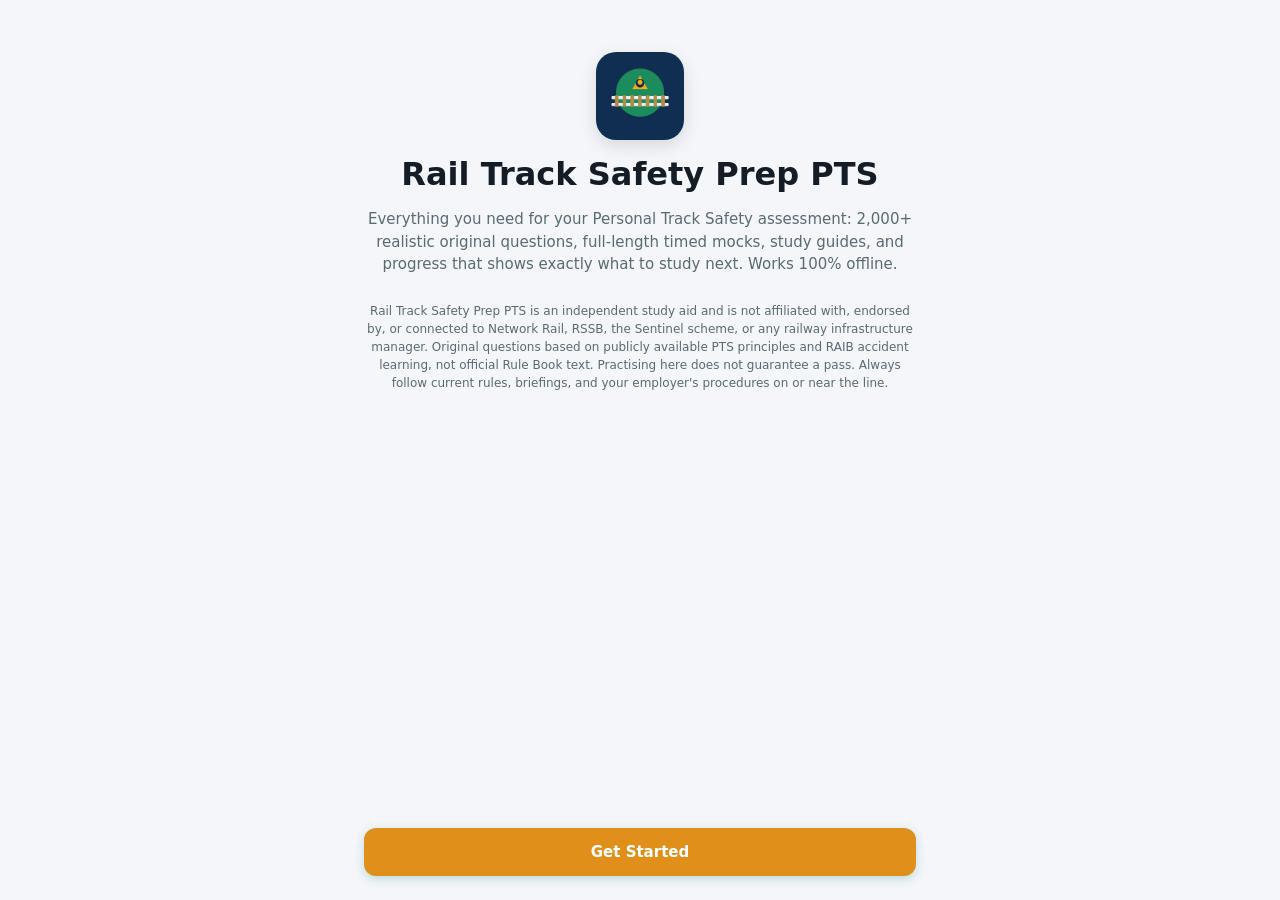
<file: index.html>
<!doctype html>
<html lang="en">
<head>
  <meta charset="utf-8">
  <meta name="viewport" content="width=device-width, initial-scale=1, viewport-fit=cover">
  <title>Rail Track Safety Prep PTS</title>
  <meta name="description" content="Personal Track Safety (PTS) exam prep: 2,000+ original questions across 15 topics, timed mock assessments, a study guide and progress tracking.">
  <meta name="theme-color" content="#0F2E52">
  <link rel="manifest" href="manifest.webmanifest">
  <link rel="icon" type="image/png" sizes="192x192" href="icons/icon-192.png">
  <link rel="apple-touch-icon" href="icons/icon-192.png">
  <link rel="stylesheet" href="styles.css">
</head>
<body>
  <div id="app" aria-live="polite"></div>
  <div id="modal-root"></div>
  <noscript>Rail Track Safety Prep PTS needs JavaScript enabled.</noscript>
  <script src="app.js" defer></script>
</body>
</html>
</file>
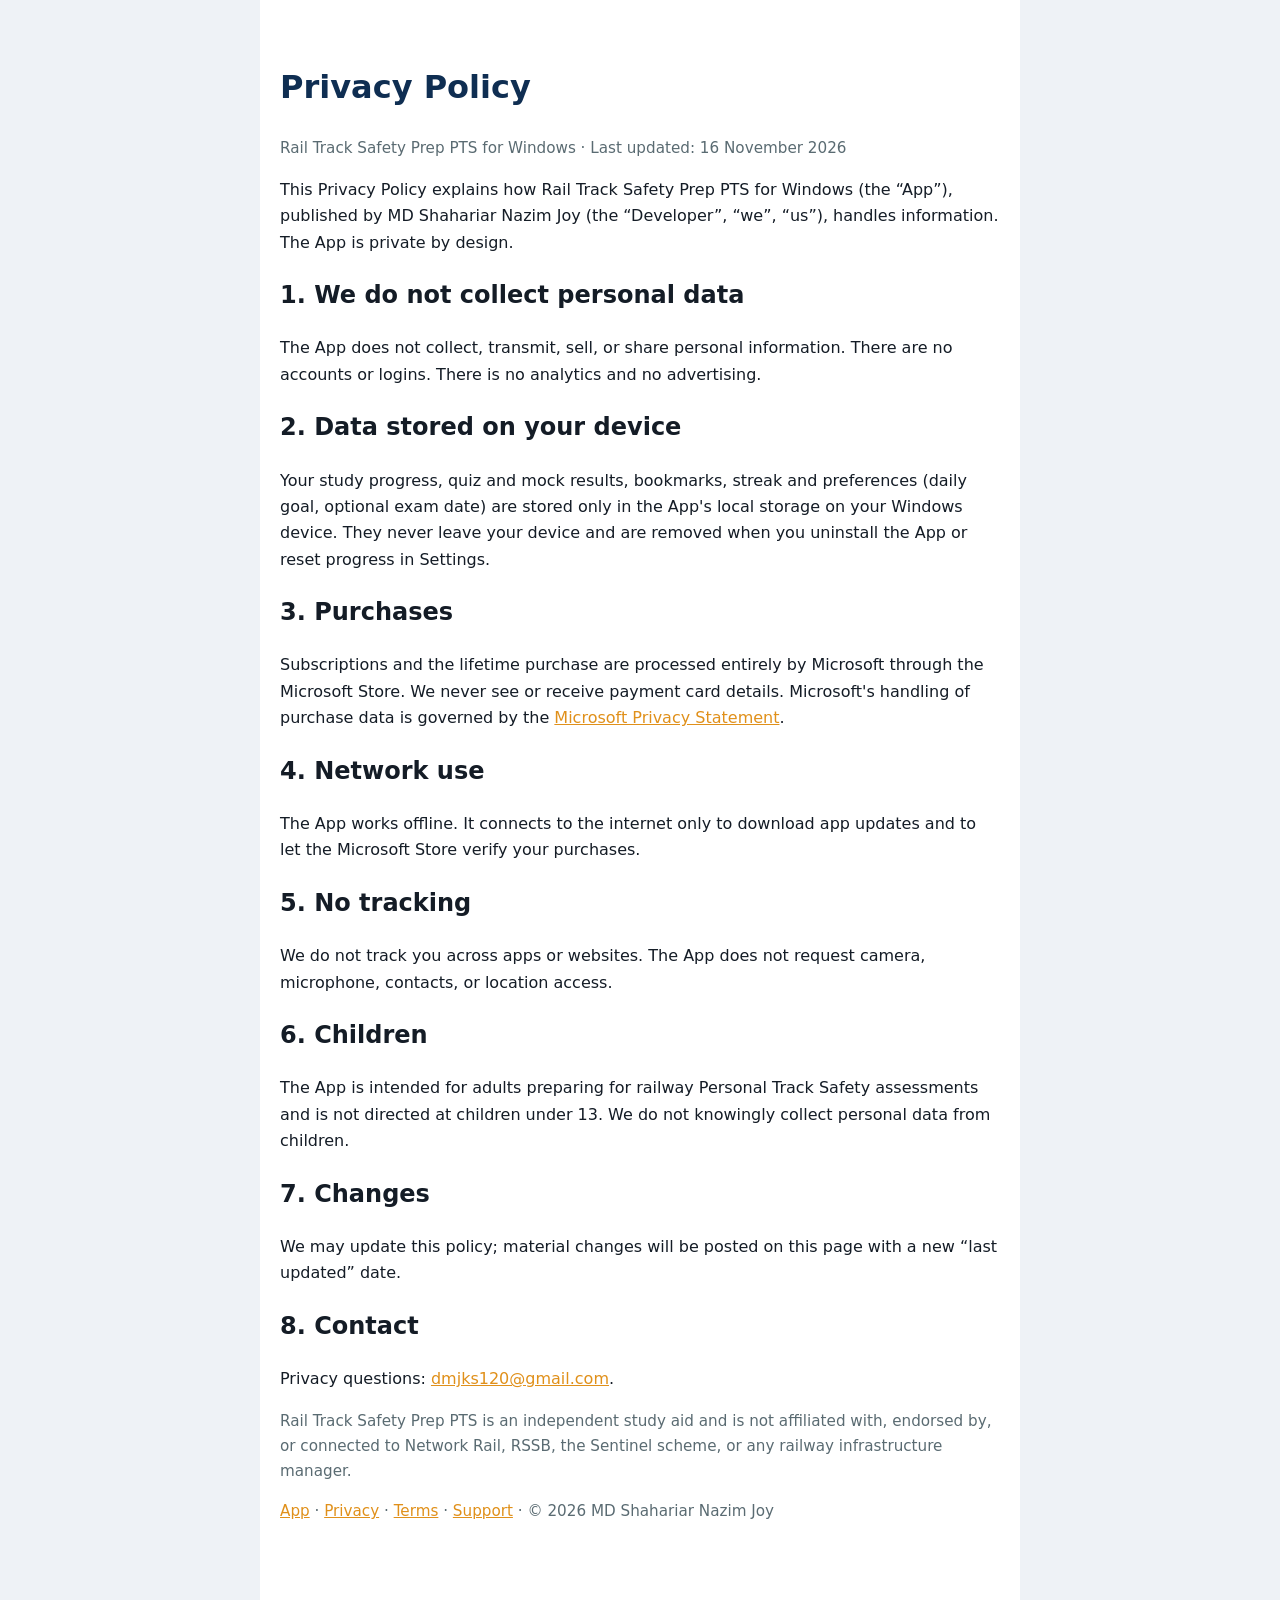
<file: privacy.html>
<!doctype html><html lang="en"><head><meta charset="utf-8"><meta name="viewport" content="width=device-width,initial-scale=1"><title>Privacy Policy · Rail Track Safety Prep PTS for Windows</title>
<style>:root{color-scheme:light dark}body{margin:0;font-family:"Segoe UI",system-ui,sans-serif;line-height:1.65;color:#141C26;background:#eef2f6}main{max-width:720px;margin:0 auto;padding:40px 20px 80px;background:#fff}h1{color:#0F2E52}a{color:#E0901A}.muted{color:#5a6b72;font-size:.95rem}
@media(prefers-color-scheme:dark){body{background:#0f1519;color:#e8eef2}main{background:#182127}h1{color:#7FA3CF}a{color:#F5B54A}.muted{color:#97a6ae}}</style></head><body><main>
<h1>Privacy Policy</h1><p class="muted">Rail Track Safety Prep PTS for Windows · Last updated: 16 November 2026</p>
<p>This Privacy Policy explains how Rail Track Safety Prep PTS for Windows (the “App”), published by MD Shahariar Nazim Joy (the “Developer”, “we”, “us”), handles information. The App is private by design.</p>
<h2>1. We do not collect personal data</h2><p>The App does not collect, transmit, sell, or share personal information. There are no accounts or logins. There is no analytics and no advertising.</p>
<h2>2. Data stored on your device</h2><p>Your study progress, quiz and mock results, bookmarks, streak and preferences (daily goal, optional exam date) are stored only in the App's local storage on your Windows device. They never leave your device and are removed when you uninstall the App or reset progress in Settings.</p>
<h2>3. Purchases</h2><p>Subscriptions and the lifetime purchase are processed entirely by Microsoft through the Microsoft Store. We never see or receive payment card details. Microsoft's handling of purchase data is governed by the <a href="https://privacy.microsoft.com/privacystatement">Microsoft Privacy Statement</a>.</p>
<h2>4. Network use</h2><p>The App works offline. It connects to the internet only to download app updates and to let the Microsoft Store verify your purchases.</p>
<h2>5. No tracking</h2><p>We do not track you across apps or websites. The App does not request camera, microphone, contacts, or location access.</p>
<h2>6. Children</h2><p>The App is intended for adults preparing for railway Personal Track Safety assessments and is not directed at children under 13. We do not knowingly collect personal data from children.</p>
<h2>7. Changes</h2><p>We may update this policy; material changes will be posted on this page with a new “last updated” date.</p>
<h2>8. Contact</h2><p>Privacy questions: <a href="mailto:dmjks120@gmail.com">dmjks120@gmail.com</a>.</p>
<p class="muted">Rail Track Safety Prep PTS is an independent study aid and is not affiliated with, endorsed by, or connected to Network Rail, RSSB, the Sentinel scheme, or any railway infrastructure manager.</p><p class="muted"><a href="./">App</a> · <a href="privacy.html">Privacy</a> · <a href="terms.html">Terms</a> · <a href="support.html">Support</a> · © 2026 MD Shahariar Nazim Joy</p></main></body></html>
</file>
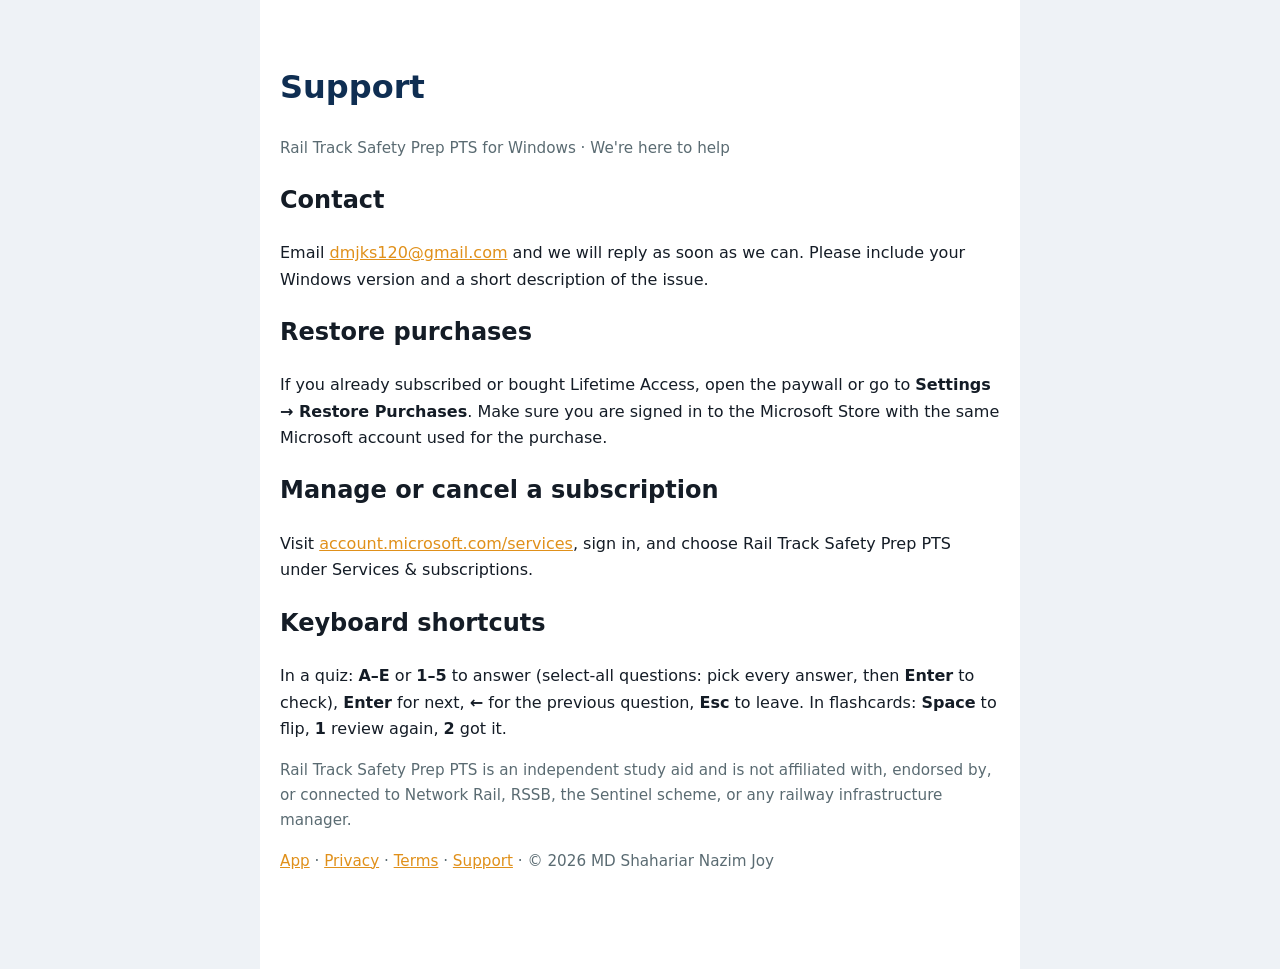
<file: support.html>
<!doctype html><html lang="en"><head><meta charset="utf-8"><meta name="viewport" content="width=device-width,initial-scale=1"><title>Support · Rail Track Safety Prep PTS for Windows</title>
<style>:root{color-scheme:light dark}body{margin:0;font-family:"Segoe UI",system-ui,sans-serif;line-height:1.65;color:#141C26;background:#eef2f6}main{max-width:720px;margin:0 auto;padding:40px 20px 80px;background:#fff}h1{color:#0F2E52}a{color:#E0901A}.muted{color:#5a6b72;font-size:.95rem}
@media(prefers-color-scheme:dark){body{background:#0f1519;color:#e8eef2}main{background:#182127}h1{color:#7FA3CF}a{color:#F5B54A}.muted{color:#97a6ae}}</style></head><body><main>
<h1>Support</h1><p class="muted">Rail Track Safety Prep PTS for Windows · We're here to help</p>
<h2>Contact</h2><p>Email <a href="mailto:dmjks120@gmail.com">dmjks120@gmail.com</a> and we will reply as soon as we can. Please include your Windows version and a short description of the issue.</p>
<h2>Restore purchases</h2><p>If you already subscribed or bought Lifetime Access, open the paywall or go to <b>Settings → Restore Purchases</b>. Make sure you are signed in to the Microsoft Store with the same Microsoft account used for the purchase.</p>
<h2>Manage or cancel a subscription</h2><p>Visit <a href="https://account.microsoft.com/services">account.microsoft.com/services</a>, sign in, and choose Rail Track Safety Prep PTS under Services &amp; subscriptions.</p>
<h2>Keyboard shortcuts</h2><p>In a quiz: <b>A–E</b> or <b>1–5</b> to answer (select-all questions: pick every answer, then <b>Enter</b> to check), <b>Enter</b> for next, <b>←</b> for the previous question, <b>Esc</b> to leave. In flashcards: <b>Space</b> to flip, <b>1</b> review again, <b>2</b> got it.</p>
<p class="muted">Rail Track Safety Prep PTS is an independent study aid and is not affiliated with, endorsed by, or connected to Network Rail, RSSB, the Sentinel scheme, or any railway infrastructure manager.</p><p class="muted"><a href="./">App</a> · <a href="privacy.html">Privacy</a> · <a href="terms.html">Terms</a> · <a href="support.html">Support</a> · © 2026 MD Shahariar Nazim Joy</p></main></body></html>
</file>
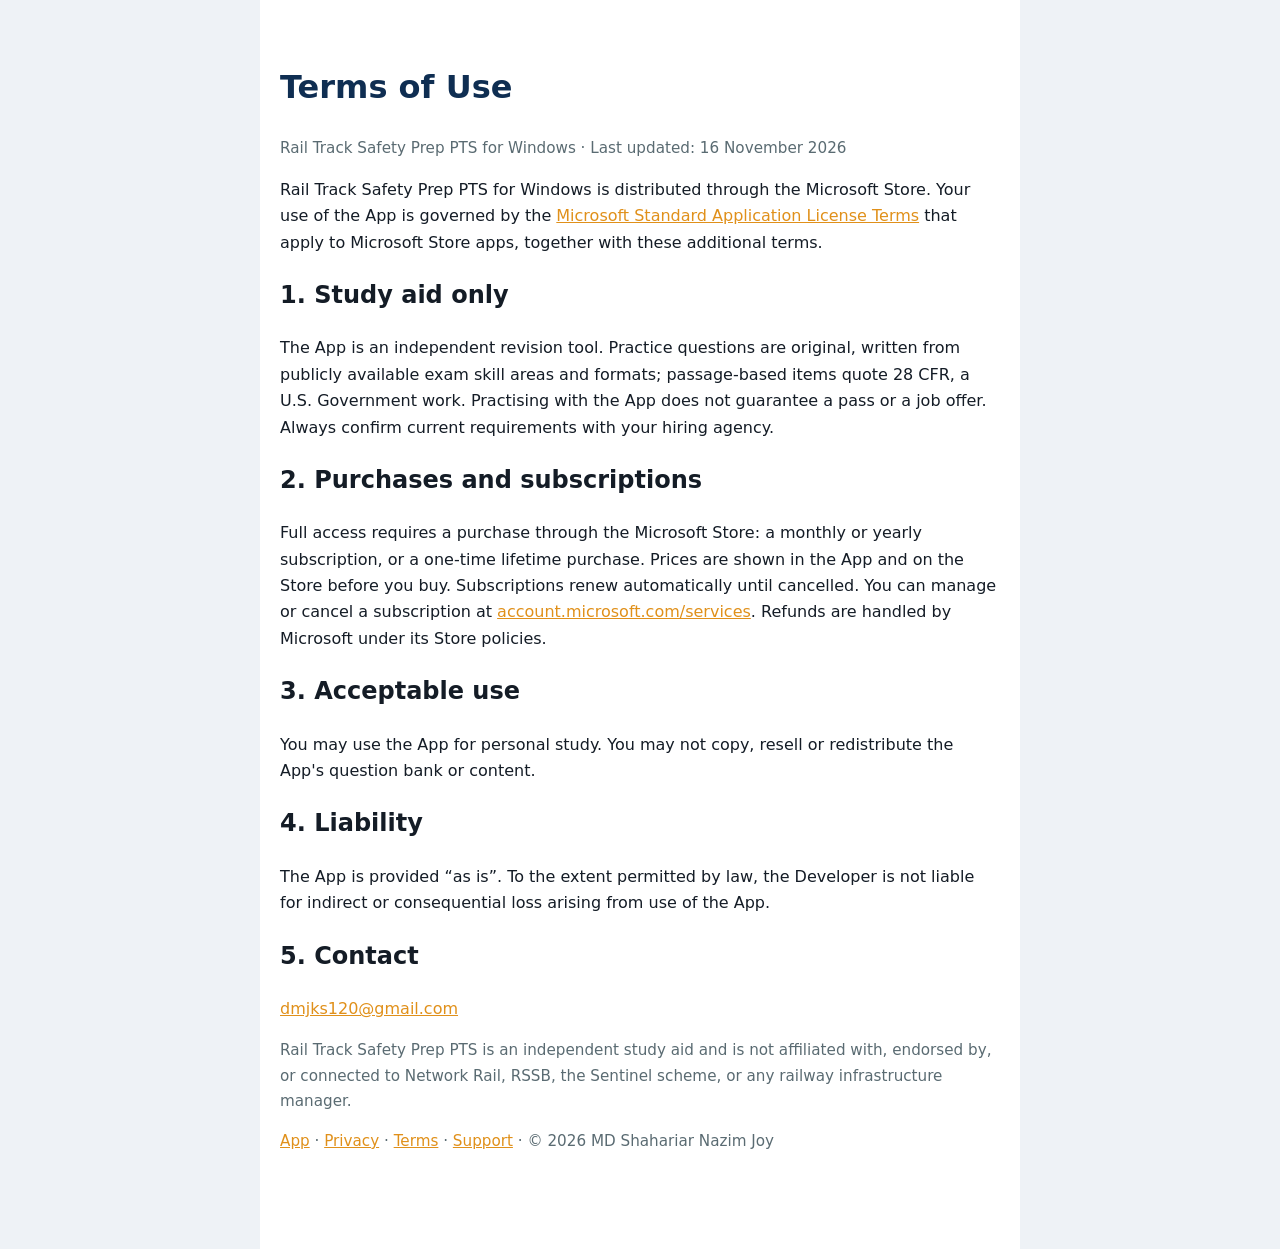
<file: terms.html>
<!doctype html><html lang="en"><head><meta charset="utf-8"><meta name="viewport" content="width=device-width,initial-scale=1"><title>Terms of Use · Rail Track Safety Prep PTS for Windows</title>
<style>:root{color-scheme:light dark}body{margin:0;font-family:"Segoe UI",system-ui,sans-serif;line-height:1.65;color:#141C26;background:#eef2f6}main{max-width:720px;margin:0 auto;padding:40px 20px 80px;background:#fff}h1{color:#0F2E52}a{color:#E0901A}.muted{color:#5a6b72;font-size:.95rem}
@media(prefers-color-scheme:dark){body{background:#0f1519;color:#e8eef2}main{background:#182127}h1{color:#7FA3CF}a{color:#F5B54A}.muted{color:#97a6ae}}</style></head><body><main>
<h1>Terms of Use</h1><p class="muted">Rail Track Safety Prep PTS for Windows · Last updated: 16 November 2026</p>
<p>Rail Track Safety Prep PTS for Windows is distributed through the Microsoft Store. Your use of the App is governed by the <a href="https://www.microsoft.com/en-us/legal/terms-of-use">Microsoft Standard Application License Terms</a> that apply to Microsoft Store apps, together with these additional terms.</p>
<h2>1. Study aid only</h2><p>The App is an independent revision tool. Practice questions are original, written from publicly available exam skill areas and formats; passage-based items quote 28 CFR, a U.S. Government work. Practising with the App does not guarantee a pass or a job offer. Always confirm current requirements with your hiring agency.</p>
<h2>2. Purchases and subscriptions</h2><p>Full access requires a purchase through the Microsoft Store: a monthly or yearly subscription, or a one-time lifetime purchase. Prices are shown in the App and on the Store before you buy. Subscriptions renew automatically until cancelled. You can manage or cancel a subscription at <a href="https://account.microsoft.com/services">account.microsoft.com/services</a>. Refunds are handled by Microsoft under its Store policies.</p>
<h2>3. Acceptable use</h2><p>You may use the App for personal study. You may not copy, resell or redistribute the App's question bank or content.</p>
<h2>4. Liability</h2><p>The App is provided “as is”. To the extent permitted by law, the Developer is not liable for indirect or consequential loss arising from use of the App.</p>
<h2>5. Contact</h2><p><a href="mailto:dmjks120@gmail.com">dmjks120@gmail.com</a></p>
<p class="muted">Rail Track Safety Prep PTS is an independent study aid and is not affiliated with, endorsed by, or connected to Network Rail, RSSB, the Sentinel scheme, or any railway infrastructure manager.</p><p class="muted"><a href="./">App</a> · <a href="privacy.html">Privacy</a> · <a href="terms.html">Terms</a> · <a href="support.html">Support</a> · © 2026 MD Shahariar Nazim Joy</p></main></body></html>
</file>
<file: styles.css>
/* Rail Track Safety Prep PTS visual identity: track navy + caution amber, adapted for Windows (Segoe UI, sidebar nav). */
:root {
  --blue: #0F2E52;
  --amber: #C98A1B;
  --green: #1E8C5A;
  --red: #BE323C;
  --accent: #E0901A;
  --bg: #F4F6F9;
  --card: #FFFFFF;
  --card-2: #F7F9FB;
  --text: #141C26;
  --muted: #5A6B72;
  --line: #D9E1E7;
  --track: #E6ECF0;
  --shadow: 0 1px 2px rgba(31, 58, 95, .06), 0 4px 14px rgba(31, 58, 95, .06);
  --radius: 14px;
  color-scheme: light;
}
@media (prefers-color-scheme: dark) {
  :root {
    --blue: #8FB3DA;
    --accent: #F5B54A;
    --green: #4AC88C;
    --amber: #F2BE4E;
    --red: #F06E78;
    --bg: #0F1519;
    --card: #182127;
    --card-2: #1E2930;
    --text: #E8EEF2;
    --muted: #97A6AE;
    --line: #2B3840;
    --track: #2B3840;
    --shadow: none;
    color-scheme: dark;
  }
}

* { box-sizing: border-box; }
html, body { margin: 0; height: 100%; }
body {
  font-family: "Segoe UI Variable Text", "Segoe UI", system-ui, -apple-system, sans-serif;
  background: var(--bg);
  color: var(--text);
  font-size: 15px;
  line-height: 1.5;
  -webkit-font-smoothing: antialiased;
}
button, input, select { font: inherit; color: inherit; }
button { cursor: pointer; }
a { color: var(--accent); }
h1, h2, h3 { font-family: "Segoe UI Variable Display", "Segoe UI", system-ui, sans-serif; margin: 0; line-height: 1.25; }
h1 { font-size: 28px; font-weight: 700; }
h2 { font-size: 22px; font-weight: 700; }
h3 { font-size: 16px; font-weight: 600; }
.muted { color: var(--muted); }
.small { font-size: 13px; }
.tiny { font-size: 12px; }
.center { text-align: center; }
.stack { display: flex; flex-direction: column; gap: 14px; }
.stack-sm { display: flex; flex-direction: column; gap: 8px; }
.row { display: flex; align-items: center; gap: 12px; }
.grow { flex: 1; min-width: 0; }
.grid-3 { display: grid; grid-template-columns: repeat(3, 1fr); gap: 12px; }
.grid-2 { display: grid; grid-template-columns: repeat(2, 1fr); gap: 12px; }
.hidden { display: none !important; }
:focus-visible { outline: 2px solid var(--accent); outline-offset: 2px; }

/* Layout */
.shell { display: flex; min-height: 100vh; }
.sidebar {
  width: 236px; flex: none; padding: 18px 12px; border-right: 1px solid var(--line);
  background: var(--card); position: sticky; top: 0; height: 100vh; display: flex; flex-direction: column; gap: 4px;
}
.brand { display: flex; align-items: center; gap: 10px; padding: 4px 10px 18px; }
.brand img { width: 36px; height: 36px; border-radius: 9px; }
.brand b { font-size: 14px; line-height: 1.2; }
.nav-item {
  display: flex; align-items: center; gap: 12px; padding: 10px 12px; border-radius: 8px;
  border: 0; background: none; text-align: left; width: 100%; color: var(--text); position: relative;
}
.nav-item:hover { background: var(--card-2); }
.nav-item.active { background: var(--card-2); font-weight: 600; }
.nav-item.active::before { content: ""; position: absolute; left: 0; top: 10px; bottom: 10px; width: 3px; border-radius: 3px; background: var(--accent); }
.nav-item svg { width: 20px; height: 20px; color: var(--accent); }
.main { flex: 1; min-width: 0; }
.content { max-width: 760px; margin: 0 auto; padding: 28px 24px 96px; }
.content.narrow { max-width: 600px; }
.page-head { display: flex; align-items: center; gap: 10px; margin-bottom: 18px; }
.back { border: 0; background: none; padding: 6px; border-radius: 8px; color: var(--muted); display: inline-flex; }
.back:hover { background: var(--card-2); }
.back svg { width: 20px; height: 20px; }
.tabbar { display: none; }

@media (max-width: 760px) {
  .sidebar { display: none; }
  .tabbar {
    display: flex; position: fixed; bottom: 0; left: 0; right: 0; background: var(--card);
    border-top: 1px solid var(--line); padding: 6px 4px calc(6px + env(safe-area-inset-bottom)); z-index: 10;
  }
  .tabbar button { flex: 1; border: 0; background: none; display: flex; flex-direction: column; align-items: center; gap: 2px; font-size: 11px; color: var(--muted); padding: 4px 0; }
  .tabbar button.active { color: var(--accent); font-weight: 600; }
  .tabbar svg { width: 22px; height: 22px; }
  .content { padding: 18px 16px 100px; }
  h1 { font-size: 24px; }
}

/* Cards & components */
.card { background: var(--card); border-radius: var(--radius); padding: 16px; box-shadow: var(--shadow); border: 1px solid var(--line); }
.card.flat { box-shadow: none; }
.list { background: var(--card); border-radius: var(--radius); border: 1px solid var(--line); overflow: hidden; box-shadow: var(--shadow); }
.list-head { font-size: 12px; font-weight: 600; text-transform: uppercase; letter-spacing: .04em; color: var(--muted); margin: 18px 4px 8px; }
.list-row {
  display: flex; align-items: center; gap: 14px; padding: 13px 16px; border: 0; background: none; width: 100%;
  text-align: left; border-bottom: 1px solid var(--line); text-decoration: none; color: var(--text);
}
.list-row:last-child { border-bottom: 0; }
button.list-row:hover, a.list-row:hover { background: var(--card-2); }
.list-row svg.ic { width: 20px; height: 20px; flex: none; }
.list-row .chev { width: 16px; height: 16px; color: var(--muted); flex: none; }
.list-foot { font-size: 12px; color: var(--muted); margin: 8px 4px 0; }

.btn {
  display: inline-flex; align-items: center; justify-content: center; gap: 8px; border: 0; border-radius: 12px;
  padding: 13px 18px; font-weight: 600; background: var(--accent); color: #fff; width: 100%; text-decoration: none;
  box-shadow: 0 3px 10px rgba(22, 140, 140, .25); transition: filter .15s, transform .05s;
}
.btn:hover { filter: brightness(1.06); }
.btn:active { transform: translateY(1px); }
.btn[disabled] { background: #9AA6AD; box-shadow: none; cursor: not-allowed; filter: none; }
.btn.secondary { background: var(--card-2); color: var(--text); border: 1px solid var(--line); box-shadow: none; }
.btn.secondary[disabled] { opacity: .5; }
.btn.navy { background: var(--blue); }
.btn.green { background: var(--green); }
.btn.amber { background: var(--amber); color: #2B1E00; }
.btn.red { background: var(--red); }
.btn.link { background: none; color: var(--accent); box-shadow: none; width: auto; padding: 8px; }
.btn.auto { width: auto; }
@media (prefers-color-scheme: dark) { .btn.navy { background: #183058; } }

.stat { text-align: center; padding: 14px 8px; }
.stat svg { width: 22px; height: 22px; }
.stat .v { font-size: 22px; font-weight: 700; font-variant-numeric: tabular-nums; }
.stat .l { font-size: 12px; color: var(--muted); }

.hero-card {
  border: 0; text-align: left; width: 100%; color: #fff; border-radius: 18px; padding: 20px;
  background: linear-gradient(135deg, #122648, #1C4664); box-shadow: 0 8px 24px rgba(18, 38, 72, .25);
}
.hero-card:hover { filter: brightness(1.05); }
.hero-card h3 { font-size: 18px; display: flex; align-items: center; gap: 8px; }
.hero-card svg { width: 22px; height: 22px; }
.hero-card p { margin: 6px 0 0; opacity: .9; }

.action {
  display: flex; align-items: center; gap: 14px; padding: 16px; border-radius: var(--radius); width: 100%;
  background: var(--card); border: 1px solid var(--line); text-align: left; box-shadow: var(--shadow);
}
.action:hover { background: var(--card-2); }
.action svg.ic { width: 26px; height: 26px; flex: none; }
.action .chev { width: 16px; height: 16px; color: var(--muted); }

.bar { height: 8px; border-radius: 6px; background: var(--track); overflow: hidden; }
.bar > i { display: block; height: 100%; border-radius: 6px; background: var(--accent); }
.progress-thin { height: 4px; border-radius: 4px; background: var(--track); overflow: hidden; }
.progress-thin > i { display: block; height: 100%; background: var(--blue); transition: width .2s; }

.ring { position: relative; width: 160px; height: 160px; margin: 0 auto; }
.ring svg { width: 100%; height: 100%; transform: rotate(-90deg); }
.ring .lbl { position: absolute; inset: 0; display: flex; flex-direction: column; align-items: center; justify-content: center; }
.ring .lbl b { font-size: 32px; font-variant-numeric: tabular-nums; }
.ring .lbl span { font-size: 12px; color: var(--muted); }

.badge { display: inline-block; font-size: 11px; font-weight: 700; color: #fff; background: var(--amber); padding: 2px 8px; border-radius: 99px; }

/* Selectable cards (onboarding) */
.select {
  display: flex; align-items: center; gap: 14px; padding: 15px; width: 100%; text-align: left;
  border-radius: 14px; border: 1px solid var(--line); background: var(--card);
}
.select:hover { border-color: var(--accent); }
.select.on { border: 2px solid var(--accent); background: color-mix(in srgb, var(--accent) 10%, var(--card)); padding: 14px; }
.select svg.ic { width: 26px; height: 26px; color: var(--accent); flex: none; }
.select .tick { width: 22px; height: 22px; flex: none; color: var(--line); }
.select.on .tick { color: var(--accent); }
.steps { display: flex; gap: 4px; }
.steps i { flex: 1; height: 4px; border-radius: 4px; background: var(--track); }
.steps i.on { background: var(--accent); }
.goal-pick { display: grid; grid-template-columns: repeat(4, 1fr); gap: 10px; }
.goal-pick button { padding: 14px 0; border-radius: 10px; border: 1px solid var(--line); background: var(--card); font-weight: 600; }
.goal-pick button.on { background: var(--accent); color: #fff; border-color: var(--accent); }

/* Quiz */
.quiz-top { position: sticky; top: 0; z-index: 5; background: color-mix(in srgb, var(--bg) 88%, transparent); backdrop-filter: blur(12px); border-bottom: 1px solid var(--line); }
.quiz-top .inner { max-width: 760px; margin: 0 auto; padding: 12px 24px 10px; }
.quiz-bottom { position: sticky; bottom: 0; background: color-mix(in srgb, var(--bg) 88%, transparent); backdrop-filter: blur(12px); border-top: 1px solid var(--line); }
.quiz-bottom .inner { max-width: 760px; margin: 0 auto; padding: 14px 24px; display: flex; gap: 12px; }
.icon-btn { border: 0; background: none; padding: 6px; border-radius: 8px; color: var(--muted); display: inline-flex; }
.icon-btn:hover { background: var(--card-2); }
.icon-btn svg { width: 22px; height: 22px; }
.timer { font-weight: 600; font-variant-numeric: tabular-nums; display: inline-flex; align-items: center; gap: 6px; }
.timer svg { width: 18px; height: 18px; }
.timer.low { color: var(--red); }
.topic-tag { font-size: 12px; font-weight: 700; letter-spacing: .05em; color: var(--blue); text-transform: uppercase; }
.stem { font-size: 19px; font-weight: 600; margin: 6px 0 4px; }
.option {
  display: flex; align-items: flex-start; gap: 12px; width: 100%; text-align: left; padding: 14px;
  border-radius: 14px; border: 1.5px solid var(--line); background: var(--card);
}
.option:hover:not([disabled]) { border-color: var(--accent); }
.option .ltr { width: 28px; height: 28px; border-radius: 50%; background: var(--track); display: flex; align-items: center; justify-content: center; font-weight: 700; font-size: 13px; flex: none; }
.option .txt { flex: 1; padding-top: 3px; }
.option svg { width: 22px; height: 22px; flex: none; margin-top: 3px; }
.option.selected { border-color: var(--blue); background: color-mix(in srgb, var(--blue) 12%, var(--card)); }
.option.selected .ltr { background: var(--blue); color: #fff; }
.option.correct { border-color: var(--green); background: color-mix(in srgb, var(--green) 14%, var(--card)); }
.option.correct .ltr { background: var(--green); color: #fff; }
.option.correct svg { color: var(--green); }
.option.wrong { border-color: var(--red); background: color-mix(in srgb, var(--red) 14%, var(--card)); }
.option.wrong .ltr { background: var(--red); color: #fff; }
.option.wrong svg { color: var(--red); }
.option[disabled] { cursor: default; }
.kbd { font-size: 11px; border: 1px solid var(--line); border-radius: 4px; padding: 0 5px; color: var(--muted); }
.flag-btn { border: 1px solid var(--line); background: var(--card); border-radius: 12px; padding: 0 14px; color: var(--amber); display: inline-flex; align-items: center; }
.flag-btn svg { width: 20px; height: 20px; }
.qgrid { display: grid; grid-template-columns: repeat(auto-fill, minmax(36px, 1fr)); gap: 6px; margin-top: 10px; }
.qgrid button { height: 32px; border-radius: 8px; border: 1px solid var(--line); background: var(--card); font-size: 12px; font-weight: 600; }
.qgrid button.ans { background: color-mix(in srgb, var(--blue) 14%, var(--card)); border-color: var(--blue); }
.qgrid button.cur { outline: 2px solid var(--accent); }
.qgrid button.flg { border-color: var(--amber); color: var(--amber); }

/* Forms */
.field { display: flex; align-items: center; justify-content: space-between; gap: 12px; padding: 12px 16px; border-bottom: 1px solid var(--line); }
.field:last-child { border-bottom: 0; }
.field input[type=number], .field input[type=text], .field input[type=date], .field select {
  border: 1px solid var(--line); background: var(--card-2); border-radius: 8px; padding: 7px 10px; width: 150px; text-align: right;
}
.field select { text-align: left; width: auto; min-width: 170px; }
.field input[type=range] { width: 100%; accent-color: var(--accent); }
.seg { display: flex; background: var(--track); border-radius: 10px; padding: 3px; gap: 3px; }
.seg button { flex: 1; border: 0; background: none; padding: 7px; border-radius: 8px; font-weight: 600; }
.seg button.on { background: var(--card); box-shadow: var(--shadow); }
.result-big { font-size: 22px; font-weight: 700; }

/* Chart */
.chart { width: 100%; height: 190px; }
.chart text { fill: var(--muted); font-size: 11px; }

/* Paywall */
.plan { width: 100%; text-align: left; padding: 14px; border-radius: 14px; border: 1px solid var(--line); background: var(--card); display: flex; flex-direction: column; gap: 6px; }
.plan.on { border: 2px solid var(--blue); background: color-mix(in srgb, var(--blue) 10%, var(--card)); padding: 13px; }
.plan .price { font-size: 19px; font-weight: 700; }
.feature { display: flex; align-items: center; gap: 12px; }
.feature svg { width: 18px; height: 18px; color: var(--blue); flex: none; }
.error { color: var(--red); font-size: 13px; text-align: center; }
.logo { width: 88px; height: 88px; border-radius: 20px; display: block; margin: 0 auto; box-shadow: 0 6px 18px rgba(0,0,0,.12); }

/* Flashcard */
.flash { min-height: 260px; }

/* Modal */
.modal-back { position: fixed; inset: 0; background: rgba(0, 0, 0, .4); display: flex; align-items: center; justify-content: center; padding: 16px; z-index: 50; }
.modal { background: var(--card); border-radius: 14px; padding: 22px; max-width: 420px; width: 100%; box-shadow: 0 20px 60px rgba(0,0,0,.3); }
.modal .row { justify-content: flex-end; margin-top: 18px; }
.modal .btn { width: auto; }

.splash { min-height: 100vh; display: flex; flex-direction: column; align-items: center; justify-content: center; gap: 12px; }
.spinner { width: 26px; height: 26px; border: 3px solid var(--track); border-top-color: var(--accent); border-radius: 50%; animation: spin .8s linear infinite; }
@keyframes spin { to { transform: rotate(360deg); } }
.empty { text-align: center; padding: 48px 16px; }
.empty svg { width: 44px; height: 44px; color: var(--green); }
.ref-row b { display: block; }

/* Shared components: week chart, tiles, flashcards */
.passage { background: var(--card-2); border: 1px solid var(--line); border-radius: 12px; padding: 16px 18px; font-size: 15px; line-height: 1.65; white-space: pre-line; }
.passage-label { font-size: 12px; font-weight: 700; letter-spacing: .05em; text-transform: uppercase; color: var(--muted); margin-bottom: 6px; display: flex; justify-content: space-between; }
.quiz-split { display: grid; grid-template-columns: 1fr; gap: 20px; }
.quiz-top .inner, .quiz-bottom .inner, .content.wide { max-width: 1180px; }
@media (min-width: 1100px) {
  .quiz-split.has-passage { grid-template-columns: minmax(0, 1.1fr) minmax(0, 1fr); align-items: start; }
  .quiz-split.has-passage .passage-col { position: sticky; top: 92px; max-height: calc(100vh - 190px); overflow: auto; }
}
.source { font-size: 12px; color: var(--muted); font-style: italic; }
.week { display: grid; grid-template-columns: repeat(7, 1fr); gap: 8px; align-items: end; height: 130px; }
.week .col { display: flex; flex-direction: column; align-items: center; gap: 6px; height: 100%; justify-content: flex-end; }
.week .col i { width: 100%; max-width: 34px; border-radius: 6px 6px 3px 3px; background: linear-gradient(180deg, var(--blue), color-mix(in srgb, var(--blue) 70%, transparent)); min-height: 3px; }
.week .col span { font-size: 11px; color: var(--muted); }
.week .col b { font-size: 11px; font-weight: 600; color: var(--muted); }
.tiles { display: grid; grid-template-columns: repeat(2, 1fr); gap: 12px; }
.tile { display: flex; flex-direction: column; align-items: flex-start; gap: 6px; padding: 16px; border-radius: var(--radius); background: var(--card); border: 1px solid var(--line); text-align: left; box-shadow: var(--shadow); }
.tile:hover { background: var(--card-2); }
.tile .ib { width: 40px; height: 40px; border-radius: 10px; display: flex; align-items: center; justify-content: center; color: #fff; }
.tile .ib svg { width: 22px; height: 22px; }
.tile h3 { font-size: 15px; }
.essay-box { width: 100%; min-height: 260px; resize: vertical; border: 1px solid var(--line); border-radius: 12px; padding: 14px; background: var(--card); color: var(--text); font: inherit; line-height: 1.6; }
.toggle { appearance: none; width: 42px; height: 24px; border-radius: 99px; background: var(--track); position: relative; cursor: pointer; flex: none; transition: background .15s; }
.toggle::after { content: ""; position: absolute; top: 3px; left: 3px; width: 18px; height: 18px; border-radius: 50%; background: #fff; box-shadow: 0 1px 3px rgba(0,0,0,.25); transition: left .15s; }
.toggle:checked { background: var(--accent); }
.toggle:checked::after { left: 21px; }
.flipcard { min-height: 320px; display: flex; flex-direction: column; align-items: center; justify-content: center; text-align: center; gap: 14px; cursor: pointer; padding: 28px; }
.pill { display: inline-block; font-size: 12px; font-weight: 600; padding: 3px 10px; border-radius: 99px; background: color-mix(in srgb, var(--blue) 10%, var(--card)); color: var(--blue); }
textarea { font: inherit; }
@media (max-width: 760px) { .tiles { grid-template-columns: 1fr 1fr; } .week { height: 110px; } }
.num { flex: none; width: 22px; height: 22px; border-radius: 50%; background: var(--blue); color: #fff; font-size: 12px; font-weight: 700; display: inline-flex; align-items: center; justify-content: center; margin-top: 1px; }
/* Study library */
.search { display: flex; align-items: center; gap: 10px; background: var(--card); border: 1px solid var(--line); border-radius: 12px; padding: 0 14px; }
.search svg { width: 18px; height: 18px; color: var(--muted); flex: none; }
.search input { flex: 1; border: 0; background: none; font: inherit; color: var(--text); padding: 12px 0; outline: none; }
.lib-list { margin: 0; padding-left: 20px; display: flex; flex-direction: column; gap: 6px; font-size: 14px; line-height: 1.5; }
.lib-table { overflow-x: auto; }
.lib-table table { border-collapse: collapse; width: 100%; font-size: 14px; }
.lib-table th, .lib-table td { text-align: left; padding: 8px 10px; border-bottom: 1px solid var(--line); vertical-align: top; }
.lib-table th { font-size: 12px; text-transform: uppercase; letter-spacing: .04em; color: var(--muted); }
.lib-formula { display: flex; flex-direction: column; gap: 4px; background: var(--card-2); border: 1px solid var(--line); border-radius: 10px; padding: 10px 14px; }
.lib-formula code { font: 600 15px/1.4 "Cascadia Code", Consolas, monospace; color: var(--blue); }
.lib-tip { display: flex; gap: 10px; align-items: flex-start; background: color-mix(in srgb, var(--accent) 10%, var(--card)); border: 1px solid color-mix(in srgb, var(--accent) 35%, var(--line)); border-radius: 10px; padding: 10px 14px; }
</file>
